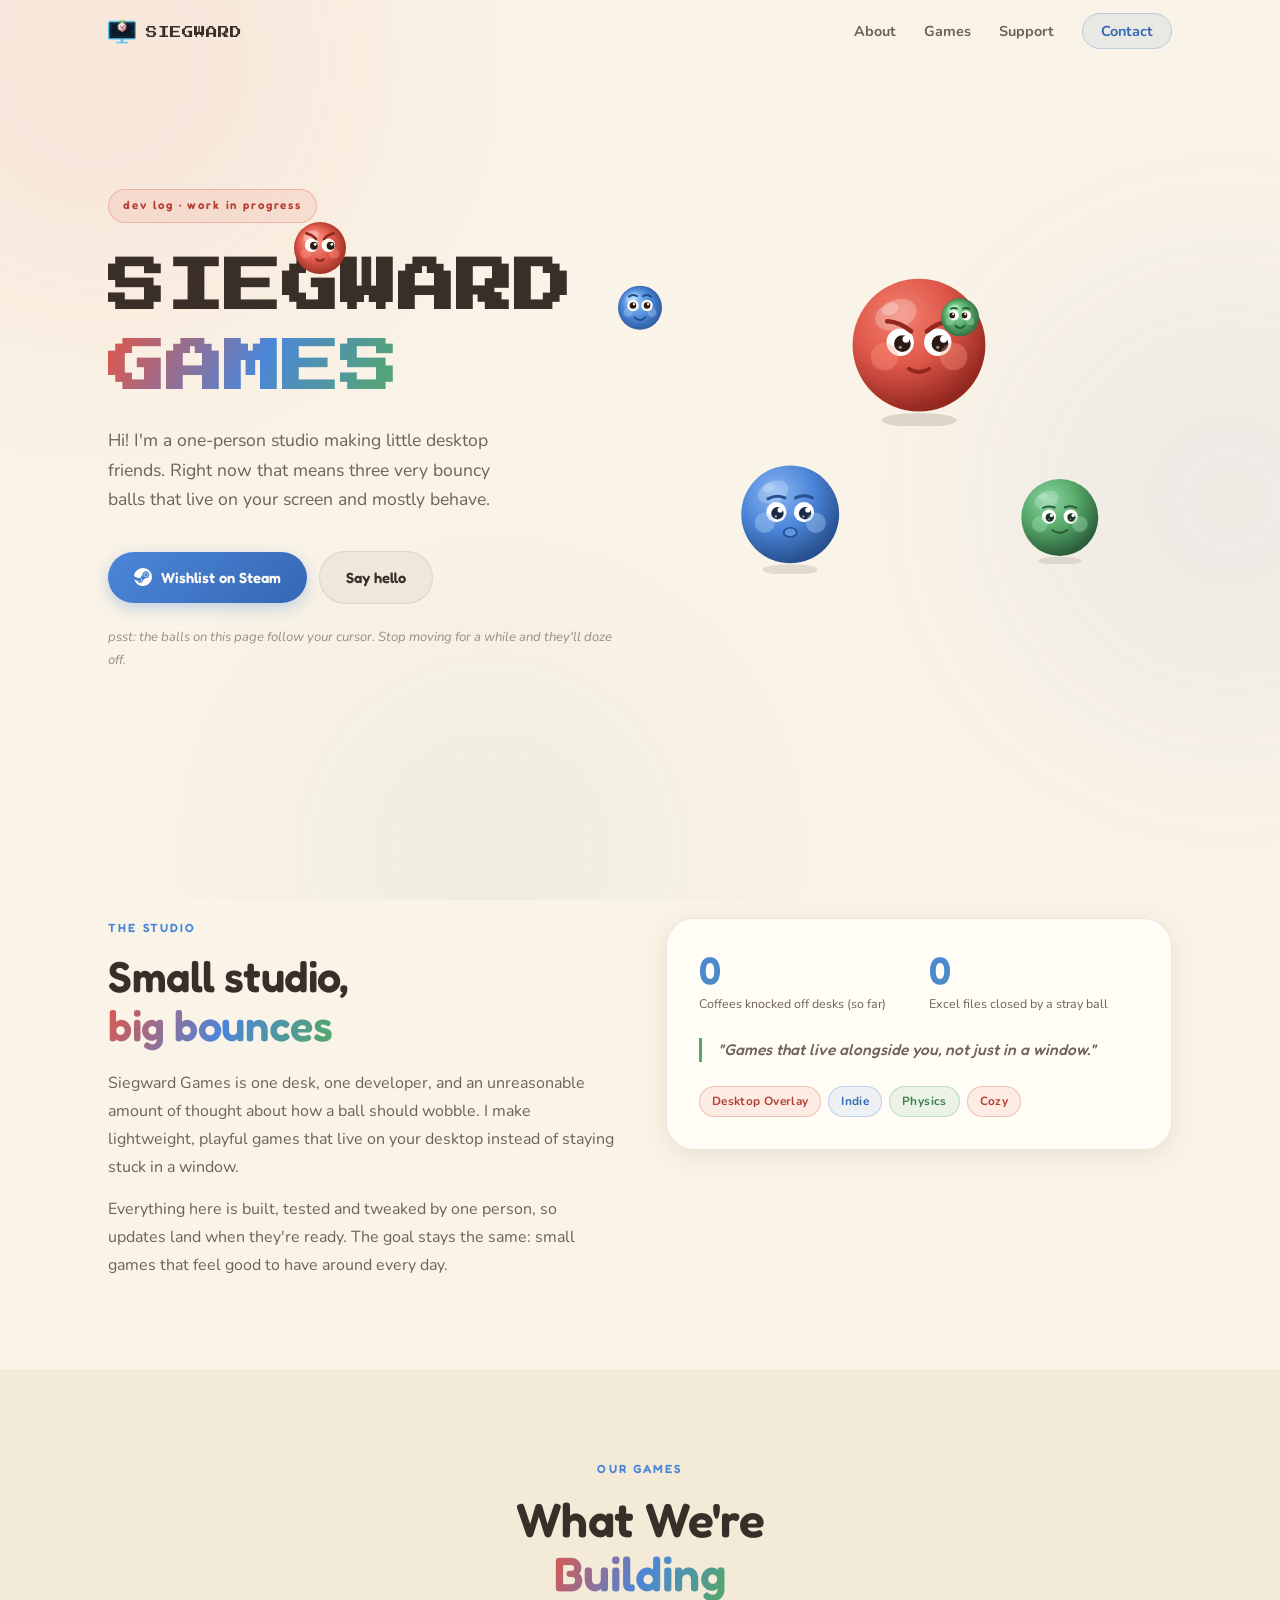
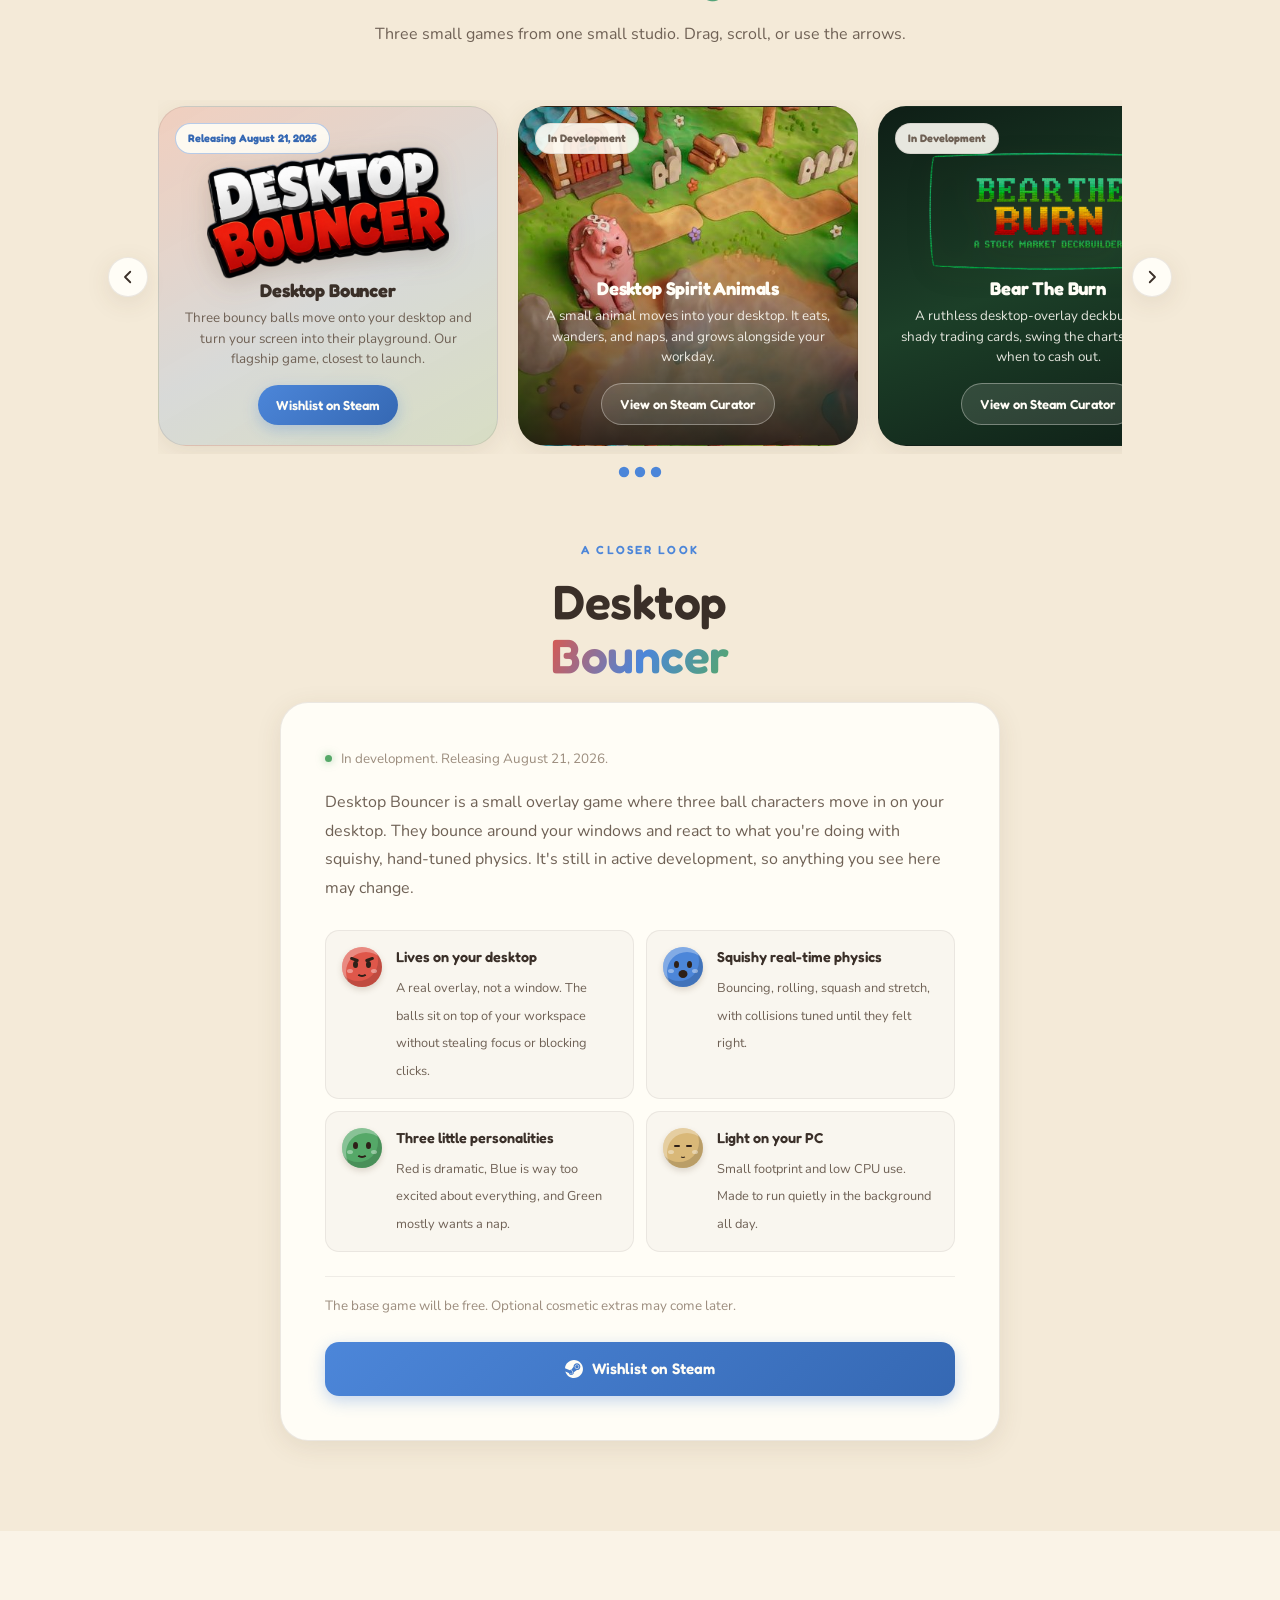
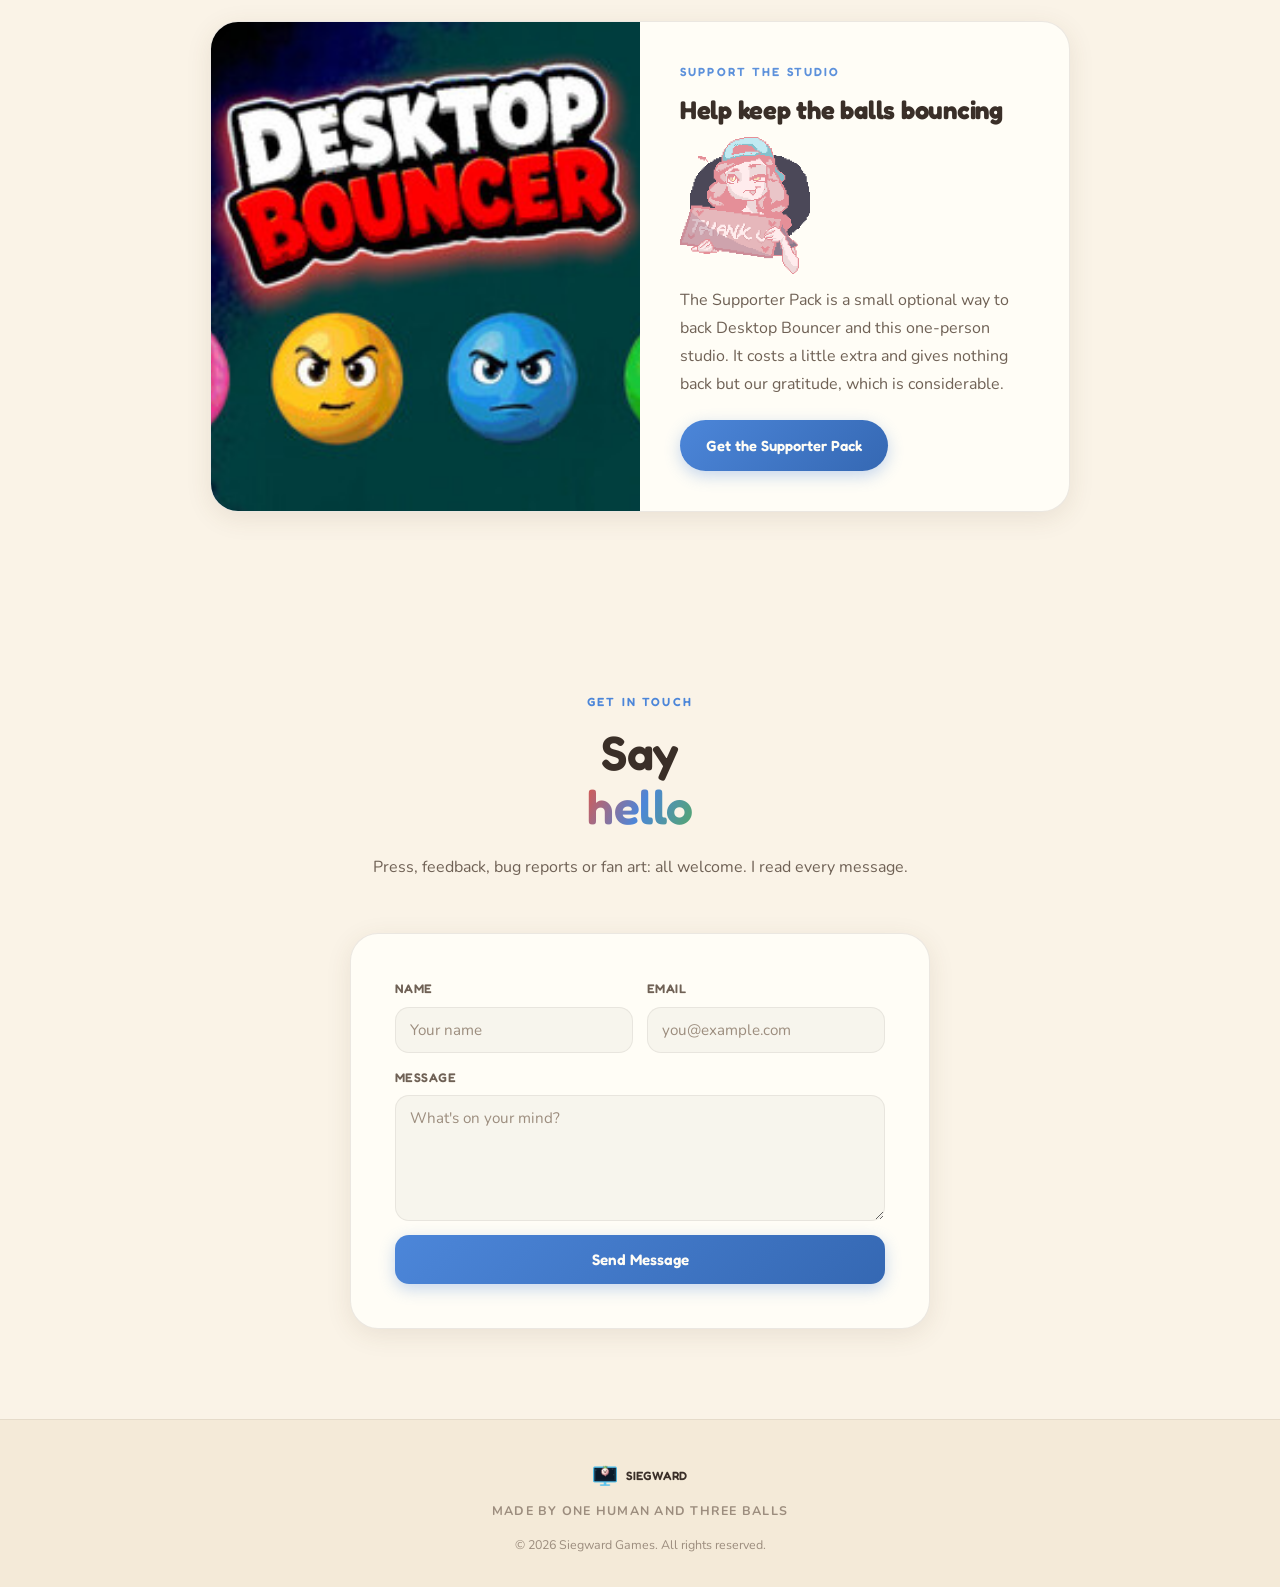
<file: index.html>
<!DOCTYPE html>
<html lang="en">
<head>
  <meta charset="UTF-8" />
  <meta name="viewport" content="width=device-width, initial-scale=1.0" />
  <title>Siegward Games</title>
  <meta name="description" content="Siegward Games is a one-person indie studio making Desktop Bouncer, a desktop overlay game where cute bouncing balls live on your screen. Wishlist on Steam." />

  <link rel="icon" type="image/png" href="./assets/logo-mark.png" />
  <link rel="preconnect" href="https://fonts.googleapis.com" />
  <link rel="preconnect" href="https://fonts.gstatic.com" crossorigin />
  <link href="https://fonts.googleapis.com/css2?family=Fredoka:wght@500;600;700&family=Nunito:wght@400;600;700;800&family=Press+Start+2P&display=swap" rel="stylesheet" />

  <link rel="stylesheet" href="style.css" />
</head>
<body>

  <div class="bg-soft" aria-hidden="true">
    <div class="bg-blob bg-blob-1"></div>
    <div class="bg-blob bg-blob-2"></div>
    <div class="bg-blob bg-blob-3"></div>
  </div>

  <!-- Interactive ball characters, see script.js -->
  <canvas id="ballCanvas" aria-hidden="true"></canvas>

  <!-- Nav -->
  <nav class="nav" id="nav" role="navigation" aria-label="Main navigation">
    <div class="nav-inner">

      <a href="#hero" class="nav-logo" aria-label="Siegward Games home">
        <img class="logo-mark" src="assets/logo-mark.png" alt="" width="28" height="28" />
        <span class="logo-text pixel-word">Siegward</span>
      </a>

      <ul class="nav-links" role="list">
        <li><a href="#about">About</a></li>
        <li><a href="#game">Games</a></li>
        <li><a href="#support">Support</a></li>
        <li><a href="#contact" class="nav-cta-link">Contact</a></li>
      </ul>

      <button class="nav-hamburger" id="navHamburger" aria-label="Open menu" aria-expanded="false" aria-controls="mobileMenu">
        <span></span>
        <span></span>
        <span></span>
      </button>
    </div>
  </nav>

  <div class="mobile-menu" id="mobileMenu" aria-hidden="true">
    <button class="mobile-menu-close" id="mobileMenuClose" aria-label="Close menu">&times;</button>
    <ul role="list">
      <li><a href="#about">About</a></li>
      <li><a href="#game">Games</a></li>
      <li><a href="#support">Support</a></li>
      <li><a href="#contact">Contact</a></li>
    </ul>
  </div>


  <!-- Hero -->
  <section class="hero" id="hero">
    <div class="hero-content">

      <div class="hero-badge reveal">dev log &middot; work in progress</div>

      <h1 class="hero-title pixel-word reveal rv-d1">Siegward<br><span class="accent-text">Games</span></h1>

      <p class="hero-subtitle reveal rv-d2">
        Hi! I'm a one-person studio making little desktop friends.
        Right now that means three very bouncy balls that live on your screen
        and mostly behave.
      </p>

      <div class="hero-buttons reveal rv-d3">
        <a
          href="https://store.steampowered.com/app/4749880/Desktop_Bouncer/"
          target="_blank"
          rel="noopener noreferrer"
          class="btn btn-primary"
        >
          <svg class="btn-icon" viewBox="0 0 24 24" fill="currentColor" aria-hidden="true">
            <path d="M11.979 0C5.678 0 .511 4.86.022 11.037l6.432 2.658c.545-.371 1.203-.59 1.912-.59.063 0 .125.004.187.008l2.861-4.142V8.91c0-2.495 2.028-4.524 4.524-4.524 2.494 0 4.524 2.031 4.524 4.527s-2.03 4.525-4.524 4.525h-.105l-4.076 2.911c0 .052.004.105.004.159 0 1.875-1.515 3.396-3.39 3.396-1.635 0-3.016-1.173-3.331-2.727L.436 15.27C1.862 20.307 6.486 24 11.979 24c6.627 0 11.999-5.373 11.999-12S18.606 0 11.979 0zM7.54 18.21l-1.473-.61c.262.543.714.999 1.314 1.25 1.297.539 2.793-.076 3.332-1.375.263-.63.264-1.319.005-1.949s-.75-1.121-1.377-1.383c-.624-.26-1.29-.249-1.878-.03l1.523.63c.956.4 1.409 1.5 1.009 2.455-.397.957-1.497 1.41-2.455 1.012H7.54zm11.415-9.303c0-1.662-1.353-3.015-3.015-3.015-1.665 0-3.015 1.353-3.015 3.015 0 1.665 1.35 3.015 3.015 3.015 1.663 0 3.015-1.35 3.015-3.015zm-5.273-.005c0-1.252 1.013-2.266 2.265-2.266 1.249 0 2.266 1.014 2.266 2.266 0 1.251-1.017 2.265-2.266 2.265-1.253 0-2.265-1.014-2.265-2.265z"/>
          </svg>
          Wishlist on Steam
        </a>
        <a href="#contact" class="btn btn-ghost">Say hello</a>
      </div>

      <p class="hero-hint reveal rv-d4">psst: the balls on this page follow your cursor. Stop moving for a while and they'll doze off.</p>

    </div>

    <div class="hero-visual reveal rv-d2" aria-hidden="true">
      <div class="mascot-stage">

        <!-- Red -->
        <div class="m-wrap m1">
          <svg viewBox="0 0 100 108" xmlns="http://www.w3.org/2000/svg" class="mascot-svg">
            <defs>
              <radialGradient id="m1b" cx="36%" cy="28%" r="72%">
                <stop offset="0%"   stop-color="#f28170"/>
                <stop offset="52%"  stop-color="#df574a"/>
                <stop offset="100%" stop-color="#93281f"/>
              </radialGradient>
            </defs>
            <ellipse cx="50" cy="104" rx="26" ry="5" fill="#3a2c22" fill-opacity="0.14"/>
            <circle cx="50" cy="52" r="46" fill="url(#m1b)"/>
            <ellipse cx="34" cy="31" rx="15" ry="10" fill="white" fill-opacity="0.25" transform="rotate(-22 34 31)"/>
            <ellipse cx="30" cy="27" rx="6" ry="4" fill="white" fill-opacity="0.28" transform="rotate(-22 30 27)"/>
            <circle cx="37" cy="50" r="9.5" fill="white"/>
            <circle cx="63" cy="50" r="9.5" fill="white"/>
            <circle cx="38.5" cy="51" r="5.8" fill="#2b1a14"/>
            <circle cx="64.5" cy="51" r="5.8" fill="#2b1a14"/>
            <circle cx="41" cy="48" r="2.4" fill="white"/>
            <circle cx="37" cy="53.5" r="1.1" fill="rgba(255,255,255,0.55)"/>
            <circle cx="67" cy="48" r="2.4" fill="white"/>
            <circle cx="63" cy="53.5" r="1.1" fill="rgba(255,255,255,0.55)"/>
            <path d="M28 35.5 Q37 36 44.5 42.5" stroke="#93281f" stroke-width="3.2" fill="none" stroke-linecap="round"/>
            <path d="M55.5 42.5 Q63 36 72 35.5" stroke="#93281f" stroke-width="3.2" fill="none" stroke-linecap="round"/>
            <circle cx="26" cy="60" r="9.5" fill="#ff9a86" fill-opacity="0.35"/>
            <circle cx="74" cy="60" r="9.5" fill="#ff9a86" fill-opacity="0.35"/>
            <path d="M43 68.5 Q50 73 57 68.5" stroke="#93281f" stroke-width="2.8" fill="none" stroke-linecap="round"/>
          </svg>
        </div>

        <!-- Blue -->
        <div class="m-wrap m2">
          <svg viewBox="0 0 100 108" xmlns="http://www.w3.org/2000/svg" class="mascot-svg">
            <defs>
              <radialGradient id="m2b" cx="36%" cy="28%" r="72%">
                <stop offset="0%"   stop-color="#8ab6f2"/>
                <stop offset="52%"  stop-color="#4c86d9"/>
                <stop offset="100%" stop-color="#27508f"/>
              </radialGradient>
            </defs>
            <ellipse cx="50" cy="104" rx="26" ry="5" fill="#3a2c22" fill-opacity="0.12"/>
            <circle cx="50" cy="52" r="46" fill="url(#m2b)"/>
            <ellipse cx="34" cy="31" rx="15" ry="10" fill="white" fill-opacity="0.22" transform="rotate(-22 34 31)"/>
            <ellipse cx="30" cy="27" rx="6" ry="4" fill="white" fill-opacity="0.24" transform="rotate(-22 30 27)"/>
            <circle cx="37" cy="50" r="9.5" fill="white"/>
            <circle cx="63" cy="50" r="9.5" fill="white"/>
            <circle cx="38" cy="51" r="5.8" fill="#1c2b45"/>
            <circle cx="64" cy="51" r="5.8" fill="#1c2b45"/>
            <circle cx="40.5" cy="48" r="2.4" fill="white"/>
            <circle cx="36.5" cy="54" r="1.1" fill="rgba(255,255,255,0.55)"/>
            <circle cx="66.5" cy="48" r="2.4" fill="white"/>
            <circle cx="62.5" cy="54" r="1.1" fill="rgba(255,255,255,0.55)"/>
            <path d="M29 37.5 Q37 33 45 36.5" stroke="#27508f" stroke-width="2.8" fill="none" stroke-linecap="round"/>
            <path d="M55 36.5 Q63 32.5 71 36.5" stroke="#27508f" stroke-width="2.8" fill="none" stroke-linecap="round"/>
            <circle cx="26" cy="60" r="9.5" fill="#b0d0f7" fill-opacity="0.4"/>
            <circle cx="74" cy="60" r="9.5" fill="#b0d0f7" fill-opacity="0.4"/>
            <ellipse cx="50" cy="69" rx="7" ry="5" fill="#27508f"/>
            <ellipse cx="50" cy="69" rx="5.2" ry="3.6" fill="#5d96e3"/>
          </svg>
        </div>

        <!-- Green -->
        <div class="m-wrap m3">
          <svg viewBox="0 0 100 108" xmlns="http://www.w3.org/2000/svg" class="mascot-svg">
            <defs>
              <radialGradient id="m3b" cx="36%" cy="28%" r="72%">
                <stop offset="0%"   stop-color="#8fd6a5"/>
                <stop offset="52%"  stop-color="#55a868"/>
                <stop offset="100%" stop-color="#2b5e3b"/>
              </radialGradient>
            </defs>
            <ellipse cx="50" cy="104" rx="26" ry="5" fill="#3a2c22" fill-opacity="0.11"/>
            <circle cx="50" cy="52" r="46" fill="url(#m3b)"/>
            <ellipse cx="34" cy="31" rx="15" ry="10" fill="white" fill-opacity="0.2" transform="rotate(-22 34 31)"/>
            <ellipse cx="30" cy="27" rx="6" ry="4" fill="white" fill-opacity="0.22" transform="rotate(-22 30 27)"/>
            <circle cx="37" cy="51" r="8.5" fill="white"/>
            <circle cx="63" cy="51" r="8.5" fill="white"/>
            <circle cx="38" cy="52" r="5" fill="#1d3324"/>
            <circle cx="64" cy="52" r="5" fill="#1d3324"/>
            <circle cx="40" cy="49.5" r="2" fill="white"/>
            <circle cx="37" cy="54" r="0.9" fill="rgba(255,255,255,0.5)"/>
            <circle cx="66" cy="49.5" r="2" fill="white"/>
            <circle cx="63" cy="54" r="0.9" fill="rgba(255,255,255,0.5)"/>
            <path d="M30 40.5 Q37 37.5 44 40" stroke="#2b5e3b" stroke-width="2.5" fill="none" stroke-linecap="round"/>
            <path d="M56 40 Q63 37 70 40.5" stroke="#2b5e3b" stroke-width="2.5" fill="none" stroke-linecap="round"/>
            <circle cx="26" cy="60" r="9.5" fill="#a8e0ba" fill-opacity="0.4"/>
            <circle cx="74" cy="60" r="9.5" fill="#a8e0ba" fill-opacity="0.4"/>
            <path d="M41 67 Q50 74 59 67" stroke="#2b5e3b" stroke-width="2.5" fill="none" stroke-linecap="round"/>
          </svg>
        </div>

      </div>
    </div>
  </section>


  <!-- About -->
  <section class="section" id="about">
    <div class="container">
      <div class="about-grid">

        <div class="about-col-text">
          <p class="eyebrow reveal">The Studio</p>
          <h2 class="section-heading reveal rv-d1">Small studio,<br><span class="accent-text">big bounces</span></h2>
          <p class="body-text reveal rv-d2">
            Siegward Games is one desk, one developer, and an unreasonable
            amount of thought about how a ball should wobble. I make lightweight,
            playful games that live on your desktop instead of staying stuck in
            a window.
          </p>
          <p class="body-text reveal rv-d3">
            Everything here is built, tested and tweaked by one person, so
            updates land when they're ready. The goal stays the same: small
            games that feel good to have around every day.
          </p>
        </div>

        <div class="about-col-card reveal rv-d2">
          <div class="info-card">
            <div class="info-stat-row">
              <div class="info-stat">
                <span class="info-num">0</span>
                <span class="info-label">Coffees knocked off desks (so far)</span>
              </div>
              <div class="info-stat">
                <span class="info-num">0</span>
                <span class="info-label">Excel files closed by a stray ball</span>
              </div>
            </div>
            <blockquote class="studio-quote">
              "Games that live alongside you, not just in a window."
            </blockquote>
            <div class="tag-row">
              <span class="chip">Desktop Overlay</span>
              <span class="chip">Indie</span>
              <span class="chip">Physics</span>
              <span class="chip">Cozy</span>
            </div>
          </div>
        </div>

      </div>
    </div>
  </section>


  <!-- Games -->
  <section class="section section-alt" id="game">
    <div class="container">
      <p class="eyebrow centered reveal">Our Games</p>
      <h2 class="section-heading centered reveal rv-d1">What We're<br><span class="accent-text">Building</span></h2>
      <p class="section-sub reveal rv-d2">Three small games from one small studio. Drag, scroll, or use the arrows.</p>

      <div class="game-slider reveal rv-d2">
        <button type="button" class="slider-arrow slider-arrow-prev" id="sliderPrev" aria-label="Previous game">
          <svg viewBox="0 0 24 24" fill="none" xmlns="http://www.w3.org/2000/svg" aria-hidden="true">
            <path d="M15 5L8 12L15 19" stroke="currentColor" stroke-width="2.4" stroke-linecap="round" stroke-linejoin="round"/>
          </svg>
        </button>

        <div class="slider-track" id="gameSliderTrack">

          <article class="game-slide slide-bouncer">
            <div class="slide-badge slide-badge-soon">Releasing August 21, 2026</div>
            <div class="slide-logo-wrap">
              <img class="slide-logo" src="assets/games/desktop-bouncer-logo.png" alt="Desktop Bouncer" loading="lazy" />
            </div>
            <div class="slide-content">
              <h3>Desktop Bouncer</h3>
              <p>Three bouncy balls move onto your desktop and turn your screen into their playground. Our flagship game, closest to launch.</p>
              <a class="btn btn-primary btn-sm" href="https://store.steampowered.com/app/4749880/Desktop_Bouncer/" target="_blank" rel="noopener noreferrer">Wishlist on Steam</a>
            </div>
          </article>

          <article class="game-slide has-cover" style="--slide-cover: url('assets/games/spirit-animals-hero.jpg');">
            <div class="slide-badge slide-badge-dev">In Development</div>
            <div class="slide-content">
              <h3>Desktop Spirit Animals</h3>
              <p>A small animal moves into your desktop. It eats, wanders, and naps, and grows alongside your workday.</p>
              <a class="btn btn-ghost btn-sm" href="https://store.steampowered.com/curator/46158715" target="_blank" rel="noopener noreferrer">View on Steam Curator</a>
            </div>
          </article>

          <article class="game-slide slide-bear">
            <div class="slide-badge slide-badge-dev">In Development</div>
            <div class="slide-logo-wrap">
              <img class="slide-logo" src="assets/games/bear-the-burn-logo.png" alt="Bear The Burn: A Stock Market Deckbuilder" loading="lazy" />
            </div>
            <div class="slide-content">
              <h3>Bear The Burn</h3>
              <p>A ruthless desktop-overlay deckbuilder. Buy shady trading cards, swing the charts, and decide when to cash out.</p>
              <a class="btn btn-ghost btn-sm" href="https://store.steampowered.com/curator/46158715" target="_blank" rel="noopener noreferrer">View on Steam Curator</a>
            </div>
          </article>

        </div>

        <button type="button" class="slider-arrow slider-arrow-next" id="sliderNext" aria-label="Next game">
          <svg viewBox="0 0 24 24" fill="none" xmlns="http://www.w3.org/2000/svg" aria-hidden="true">
            <path d="M9 5L16 12L9 19" stroke="currentColor" stroke-width="2.4" stroke-linecap="round" stroke-linejoin="round"/>
          </svg>
        </button>
      </div>

      <div class="slider-dots" id="sliderDots" role="tablist" aria-label="Choose a game"></div>

      <p class="eyebrow centered reveal game-detail-eyebrow">A Closer Look</p>
      <h2 class="section-heading centered reveal rv-d1">Desktop<br><span class="accent-text">Bouncer</span></h2>

      <div class="game-card reveal rv-d2">
        <div class="game-top">
          <div class="status-line">
            <span class="status-dot" aria-hidden="true"></span>
            <span>In development. Releasing August 21, 2026.</span>
          </div>
        </div>

        <p class="game-desc">
          Desktop Bouncer is a small overlay game where three ball characters
          move in on your desktop. They bounce around your windows and react to
          what you're doing with squishy, hand-tuned physics. It's still in
          active development, so anything you see here may change.
        </p>

        <div class="feature-grid">
          <div class="feature-tile reveal rv-d1">
            <div class="feature-face face-red" aria-hidden="true"><span class="ff-mouth"></span></div>
            <div>
              <strong>Lives on your desktop</strong>
              <span>A real overlay, not a window. The balls sit on top of your workspace without stealing focus or blocking clicks.</span>
            </div>
          </div>
          <div class="feature-tile reveal rv-d2">
            <div class="feature-face face-blue" aria-hidden="true"><span class="ff-mouth ff-mouth-open"></span></div>
            <div>
              <strong>Squishy real-time physics</strong>
              <span>Bouncing, rolling, squash and stretch, with collisions tuned until they felt right.</span>
            </div>
          </div>
          <div class="feature-tile reveal rv-d3">
            <div class="feature-face face-green" aria-hidden="true"><span class="ff-mouth"></span></div>
            <div>
              <strong>Three little personalities</strong>
              <span>Red is dramatic, Blue is way too excited about everything, and Green mostly wants a nap.</span>
            </div>
          </div>
          <div class="feature-tile reveal rv-d4">
            <div class="feature-face face-sleepy" aria-hidden="true"><span class="ff-mouth ff-mouth-tiny"></span></div>
            <div>
              <strong>Light on your PC</strong>
              <span>Small footprint and low CPU use. Made to run quietly in the background all day.</span>
            </div>
          </div>
        </div>

        <p class="game-footnote">
          The base game will be free. Optional cosmetic extras may come later.
        </p>

        <div class="game-cta">
          <a
            href="https://store.steampowered.com/app/4749880/Desktop_Bouncer/"
            target="_blank"
            rel="noopener noreferrer"
            class="btn btn-primary"
          >
            <svg class="btn-icon" viewBox="0 0 24 24" fill="currentColor" aria-hidden="true">
              <path d="M11.979 0C5.678 0 .511 4.86.022 11.037l6.432 2.658c.545-.371 1.203-.59 1.912-.59.063 0 .125.004.187.008l2.861-4.142V8.91c0-2.495 2.028-4.524 4.524-4.524 2.494 0 4.524 2.031 4.524 4.527s-2.03 4.525-4.524 4.525h-.105l-4.076 2.911c0 .052.004.105.004.159 0 1.875-1.515 3.396-3.39 3.396-1.635 0-3.016-1.173-3.331-2.727L.436 15.27C1.862 20.307 6.486 24 11.979 24c6.627 0 11.999-5.373 11.999-12S18.606 0 11.979 0zM7.54 18.21l-1.473-.61c.262.543.714.999 1.314 1.25 1.297.539 2.793-.076 3.332-1.375.263-.63.264-1.319.005-1.949s-.75-1.121-1.377-1.383c-.624-.26-1.29-.249-1.878-.03l1.523.63c.956.4 1.409 1.5 1.009 2.455-.397.957-1.497 1.41-2.455 1.012H7.54zm11.415-9.303c0-1.662-1.353-3.015-3.015-3.015-1.665 0-3.015 1.353-3.015 3.015 0 1.665 1.35 3.015 3.015 3.015 1.663 0 3.015-1.35 3.015-3.015zm-5.273-.005c0-1.252 1.013-2.266 2.265-2.266 1.249 0 2.266 1.014 2.266 2.266 0 1.251-1.017 2.265-2.266 2.265-1.253 0-2.265-1.014-2.265-2.265z"/>
            </svg>
            Wishlist on Steam
          </a>
        </div>
      </div>
    </div>
  </section>


  <!-- Supporter Pack -->
  <section class="section" id="support">
    <div class="container">
      <div class="support-card reveal">
        <img class="support-banner" src="assets/games/desktop-bouncer-supporter.jpg" alt="Desktop Bouncer Supporter Pack" loading="lazy" />
        <div class="support-body">
          <p class="eyebrow">Support The Studio</p>
          <div class="support-heading-row">
            <h2 class="support-heading">Help keep the balls bouncing</h2>
            <img class="support-thanks" src="assets/games/thanks.gif" alt="A pixel-art character holding a thank-you sign" loading="lazy" />
          </div>
          <p class="body-text">
            The Supporter Pack is a small optional way to back Desktop Bouncer and this one-person studio.
            It costs a little extra and gives nothing back but our gratitude, which is considerable.
          </p>
          <a
            class="btn btn-primary"
            href="https://store.steampowered.com/app/4871310/Desktop_Bouncer__Supporter_Pack/?beta=0"
            target="_blank"
            rel="noopener noreferrer"
          >
            Get the Supporter Pack
          </a>
        </div>
      </div>
    </div>
  </section>


  <!-- Contact -->
  <section class="section" id="contact">
    <div class="container">
      <p class="eyebrow centered reveal">Get in Touch</p>
      <h2 class="section-heading centered reveal rv-d1">Say<br><span class="accent-text">hello</span></h2>
      <p class="section-sub reveal rv-d2">
        Press, feedback, bug reports or fan art: all welcome. I read every message.
      </p>

      <div class="form-wrapper reveal rv-d3">
        <!-- Web3Forms contact form, async submit in script.js -->
        <form
          class="contact-form"
          id="contactForm"
          action="https://api.web3forms.com/submit"
          method="POST"
          novalidate
        >
          <input type="hidden" name="access_key" value="656a9566-f5fe-489d-9a36-1c3d3cce19a7" />
          <input type="hidden" name="subject" value="New message from siegwardgames site" />
          <input type="hidden" name="redirect" value="false" />

          <!-- Honeypot -->
          <input
            type="checkbox"
            name="botcheck"
            id="botcheck"
            style="display:none;"
            tabindex="-1"
            autocomplete="off"
          />

          <div class="form-row">
            <div class="form-group">
              <label for="contactName">Name</label>
              <input type="text"  id="contactName"  name="name"  placeholder="Your name"       required autocomplete="name" />
            </div>
            <div class="form-group">
              <label for="contactEmail">Email</label>
              <input type="email" id="contactEmail" name="email" placeholder="you@example.com" required autocomplete="email" />
            </div>
          </div>

          <div class="form-group">
            <label for="contactMessage">Message</label>
            <textarea id="contactMessage" name="message" rows="5" placeholder="What's on your mind?" required></textarea>
          </div>

          <div class="form-feedback" id="formFeedback" role="alert" aria-live="polite"></div>

          <button type="submit" class="btn btn-primary btn-submit" id="submitBtn">
            <span class="btn-label">Send Message</span>
            <span class="btn-spinner" aria-hidden="true"></span>
          </button>

        </form>
      </div>
    </div>
  </section>


  <!-- Footer -->
  <footer class="footer">
    <div class="container">
      <div class="footer-inner">

        <div class="footer-brand">
          <img class="logo-mark logo-mark-sm" src="assets/logo-mark.png" alt="" width="24" height="24" />
          <span class="footer-name pixel-word">Siegward</span>
        </div>

        <p class="footer-sub">Made by one human and three balls</p>
        <p class="footer-copy">&copy; <span id="copyrightYear"></span> Siegward Games. All rights reserved.</p>

      </div>
    </div>
  </footer>

  <script src="script.js"></script>
</body>
</html>
</file>
<file: style.css>
/* Siegward Games - stylesheet */


/* ----------------------------------------------------------------
   1. CUSTOM PROPERTIES
   ---------------------------------------------------------------- */
:root {
  /* Backgrounds */
  --bg:       #faf3e7;
  --bg-1:     #f4ead8;
  --bg-card:  #fffdf6;

  /* Character colors */
  --red:        #df574a;
  --red-deep:   #b83e33;
  --blue:       #4c86d9;
  --blue-deep:  #3568b3;
  --green:      #55a868;
  --green-deep: #3d7f4e;

  /* Text */
  --text-hi:  #3a2f28;
  --text-mid: #6f6155;
  --text-lo:  #9c8d7e;

  /* Borders */
  --border:        rgba(58, 47, 40, 0.1);
  --border-subtle: rgba(58, 47, 40, 0.08);

  /* Shadows */
  --shadow-card: 0 6px 26px rgba(90, 66, 40, 0.1);
  --shadow-btn:  0 5px 16px rgba(76, 134, 217, 0.32);
  --glow-hover:  0 10px 34px rgba(90, 66, 40, 0.14);

  /* Typography */
  --ff-head:  'Fredoka', system-ui, sans-serif;
  --ff-body:  'Nunito', system-ui, sans-serif;
  --ff-pixel: 'Press Start 2P', var(--ff-head);

  /* Spacing */
  --max-w:    1120px;
  --sec-py:   90px;
  --card-p:   32px;

  /* Radii */
  --r-sm:  8px;
  --r-md:  14px;
  --r-lg:  22px;
  --r-xl:  28px;
  --r-pill: 999px;

  /* Easing */
  --ease:        cubic-bezier(0.4, 0, 0.2, 1);
  --ease-spring: cubic-bezier(0.34, 1.52, 0.64, 1);
}


/* ----------------------------------------------------------------
   2. RESET
   ---------------------------------------------------------------- */
*, *::before, *::after {
  box-sizing: border-box;
  margin: 0;
  padding: 0;
}

html {
  scroll-behavior: smooth;
  font-size: 16px;
  /* prevent horizontal scroll from any source */
  overflow-x: hidden;
}

body {
  background-color: var(--bg);
  color: var(--text-hi);
  font-family: var(--ff-body);
  line-height: 1.72;
  -webkit-font-smoothing: antialiased;
  -moz-osx-font-smoothing: grayscale;
  overflow-x: hidden;
}

img    { max-width: 100%; display: block; }
a      { color: inherit; text-decoration: none; }
ul     { list-style: none; }
button { cursor: pointer; font-family: inherit; }

::selection {
  background: rgba(76, 134, 217, .25);
}

/* Warm scrollbar */
::-webkit-scrollbar             { width: 8px; }
::-webkit-scrollbar-track       { background: var(--bg-1); }
::-webkit-scrollbar-thumb       { background: #d9c6a8; border-radius: 4px; }
::-webkit-scrollbar-thumb:hover { background: #c4ad8a; }

/* Focus ring */
:focus-visible {
  outline: 2px solid var(--blue);
  outline-offset: 3px;
  border-radius: var(--r-sm);
}


/* ----------------------------------------------------------------
   3. TYPOGRAPHY
   ---------------------------------------------------------------- */
h1, h2, h3, h4 {
  font-family: var(--ff-head);
  font-weight: 600;
  line-height: 1.12;
  letter-spacing: -0.01em;
}

.accent-text {
  background: linear-gradient(115deg, var(--red) 0%, var(--blue) 52%, var(--green) 100%);
  -webkit-background-clip: text;
  -webkit-text-fill-color: transparent;
  background-clip: text;
}

/* Pixel wordmark, used for the studio name */
.pixel-word {
  font-family: var(--ff-pixel);
  text-transform: uppercase;
  letter-spacing: 0;
}

.body-text {
  color: var(--text-mid);
  font-size: 1rem;
  line-height: 1.75;
}

.eyebrow {
  font-family: var(--ff-head);
  font-size: .74rem;
  font-weight: 600;
  letter-spacing: .18em;
  text-transform: uppercase;
  color: var(--blue);
  margin-bottom: 14px;
  opacity: .9;
}
.eyebrow.centered { text-align: center; }

.section-heading {
  font-size: clamp(1.9rem, 4.2vw, 3rem);
  margin-bottom: 20px;
}
.section-heading.centered { text-align: center; }

.section-sub {
  text-align: center;
  color: var(--text-mid);
  font-size: 1rem;
  max-width: 540px;
  margin: 0 auto 52px;
  line-height: 1.72;
}


/* ----------------------------------------------------------------
   4. LAYOUT
   ---------------------------------------------------------------- */
.container {
  max-width: var(--max-w);
  margin: 0 auto;
  padding: 0 clamp(16px, 4vw, 28px);
  width: 100%;
}

.section     { padding: var(--sec-py) 0; }
.section-alt { background: var(--bg-1); }


/* ----------------------------------------------------------------
   5. BACKGROUND BLOBS
   ---------------------------------------------------------------- */
.bg-soft {
  position: fixed;
  inset: 0;
  z-index: -2;
  pointer-events: none;
  overflow: hidden;
}

.bg-blob {
  position: absolute;
  border-radius: 50%;
  filter: blur(110px);
}

.bg-blob-1 {
  width: 560px;
  height: 560px;
  background: var(--red);
  opacity: .07;
  top: -220px;
  left: -180px;
  animation: blobDrift 22s var(--ease) infinite alternate;
}

.bg-blob-2 {
  width: 460px;
  height: 460px;
  background: var(--blue);
  opacity: .07;
  top: 30%;
  right: -180px;
  animation: blobDrift 27s var(--ease) infinite alternate-reverse;
}

.bg-blob-3 {
  width: 420px;
  height: 420px;
  background: var(--green);
  opacity: .06;
  bottom: -160px;
  left: 22%;
  animation: blobDrift 24s var(--ease) 4s infinite alternate;
}

@keyframes blobDrift {
  from { transform: translate(0, 0) scale(1); }
  to   { transform: translate(30px, -26px) scale(1.06); }
}


/* ----------------------------------------------------------------
   5b. BALL CANVAS
   ---------------------------------------------------------------- */
#ballCanvas {
  position: fixed;
  inset: 0;
  width: 100%;
  height: 100%;
  z-index: 120; /* above content, below nav */
  pointer-events: none;
}


/* ----------------------------------------------------------------
   6. NAVIGATION
   ---------------------------------------------------------------- */
.nav {
  position: fixed;
  inset: 0 0 auto 0;
  z-index: 200;
  padding: 18px 0;
  transition: padding .3s var(--ease),
              background .3s var(--ease),
              border-color .3s var(--ease);
}

.nav.is-scrolled {
  background: rgba(250, 243, 231, .86);
  backdrop-filter: blur(20px);
  -webkit-backdrop-filter: blur(20px);
  border-bottom: 1px solid var(--border-subtle);
  padding: 12px 0;
}

.nav-inner {
  max-width: var(--max-w);
  margin: 0 auto;
  padding: 0 clamp(16px, 4vw, 28px);
  display: flex;
  align-items: center;
  justify-content: space-between;
  gap: 24px;
}

/* Logo */
.nav-logo {
  display: flex;
  align-items: center;
  gap: 10px;
  font-size: .85rem;
  color: var(--text-hi);
  transition: opacity .2s;
  flex-shrink: 0;
}
.nav-logo:hover { opacity: .75; }
.nav-logo .logo-text { margin-top: 2px; }

.logo-mark {
  width: 28px;
  height: 28px;
  object-fit: contain;
  flex-shrink: 0;
}

.logo-mark-sm {
  width: 24px;
  height: 24px;
}

.nav-logo .pixel-word {
  font-size: .72rem;
}

/* Nav links */
.nav-links {
  display: flex;
  align-items: center;
  gap: 28px;
}

.nav-links a {
  font-size: .9rem;
  font-weight: 700;
  color: var(--text-mid);
  transition: color .2s;
}
.nav-links a:hover { color: var(--text-hi); }

.nav-cta-link {
  background: rgba(76, 134, 217, .1) !important;
  border: 1px solid rgba(76, 134, 217, .3) !important;
  color: var(--blue-deep) !important;
  padding: 7px 18px;
  border-radius: var(--r-pill);
  transition: background .25s, border-color .25s, box-shadow .25s !important;
}
.nav-cta-link:hover {
  background: rgba(76, 134, 217, .18) !important;
  border-color: var(--blue) !important;
  box-shadow: 0 0 16px rgba(76, 134, 217, .25) !important;
}

/* Hamburger */
.nav-hamburger {
  display: none;
  flex-direction: column;
  gap: 5px;
  background: none;
  border: none;
  padding: 5px;
  flex-shrink: 0;
}
.nav-hamburger span {
  display: block;
  width: 22px;
  height: 2px;
  background: var(--text-hi);
  border-radius: 2px;
  transition: transform .3s var(--ease), opacity .3s;
}
.nav-hamburger.is-open span:nth-child(1) { transform: translateY(7px) rotate(45deg); }
.nav-hamburger.is-open span:nth-child(2) { opacity: 0; }
.nav-hamburger.is-open span:nth-child(3) { transform: translateY(-7px) rotate(-45deg); }

/* Mobile menu */
.mobile-menu {
  position: fixed;
  inset: 0;
  z-index: 190;
  background: rgba(250, 243, 231, .97);
  backdrop-filter: blur(20px);
  -webkit-backdrop-filter: blur(20px);
  display: flex;
  flex-direction: column;
  align-items: center;
  justify-content: center;
  gap: 8px;
  opacity: 0;
  pointer-events: none;
  transform: scale(1.03);
  transition: opacity .3s var(--ease), transform .3s var(--ease);
}
.mobile-menu.is-open {
  opacity: 1;
  pointer-events: all;
  transform: scale(1);
}
.mobile-menu ul { display: flex; flex-direction: column; align-items: center; gap: 4px; }
.mobile-menu a {
  font-family: var(--ff-head);
  font-size: clamp(1.5rem, 6vw, 2rem);
  font-weight: 600;
  color: var(--text-mid);
  padding: 10px 24px;
  transition: color .2s;
}
.mobile-menu a:hover { color: var(--blue-deep); }

.mobile-menu-close {
  position: absolute;
  top: 20px;
  right: clamp(16px, 4vw, 28px);
  background: none;
  border: none;
  color: var(--text-mid);
  font-size: 2rem;
  line-height: 1;
  transition: color .2s;
}
.mobile-menu-close:hover { color: var(--text-hi); }


/* ----------------------------------------------------------------
   7. BUTTONS
   ---------------------------------------------------------------- */
.btn {
  display: inline-flex;
  align-items: center;
  justify-content: center;
  gap: 9px;
  padding: 13px 26px;
  border: none;
  border-radius: var(--r-pill);
  font-family: var(--ff-head);
  font-size: .92rem;
  font-weight: 600;
  white-space: nowrap;
  text-decoration: none;
  transition: transform .25s var(--ease-spring),
              box-shadow .25s var(--ease),
              background .2s;
}
.btn:active { transform: scale(.97) !important; }

.btn-primary {
  background: linear-gradient(135deg, var(--blue) 0%, var(--blue-deep) 100%);
  color: #fffdf6;
  box-shadow: var(--shadow-btn);
}
.btn-primary:hover {
  transform: translateY(-2px);
  box-shadow: 0 8px 26px rgba(76, 134, 217, .45);
}

.btn-ghost {
  background: rgba(58, 47, 40, .05);
  color: var(--text-hi);
  border: 1px solid var(--border);
}
.btn-ghost:hover {
  background: rgba(58, 47, 40, .09);
  border-color: rgba(58, 47, 40, .18);
  transform: translateY(-2px);
}

.btn-icon {
  width: 18px;
  height: 18px;
  flex-shrink: 0;
}

.btn-sm {
  padding: 9px 18px;
  font-size: .82rem;
}

/* Submit button */
.btn-submit {
  width: 100%;
  border-radius: var(--r-md);
  padding: 15px 24px;
  font-size: .95rem;
}
.btn-submit:disabled {
  opacity: .65;
  pointer-events: none;
}

.btn-spinner {
  display: none;
  width: 17px;
  height: 17px;
  border: 2px solid rgba(255,255,255,.35);
  border-top-color: #fff;
  border-radius: 50%;
  animation: spin .7s linear infinite;
}
.btn-submit.is-loading .btn-label   { display: none; }
.btn-submit.is-loading .btn-spinner { display: block; }

@keyframes spin { to { transform: rotate(360deg); } }


/* ----------------------------------------------------------------
   8. HERO
   ---------------------------------------------------------------- */
.hero {
  display: grid;
  grid-template-columns: 1fr 1fr;
  align-items: center;
  gap: 52px;
  max-width: var(--max-w);
  margin: 0 auto;
  padding: clamp(96px, 15vw, 128px) clamp(16px, 4vw, 28px) clamp(64px, 10vw, 96px);
  min-height: 92vh;
}

/* LEFT - text content */
.hero-content {
  display: flex;
  flex-direction: column;
  align-items: flex-start;
}

.hero-badge {
  display: inline-flex;
  align-items: center;
  background: rgba(223, 87, 74, .1);
  border: 1px solid rgba(223, 87, 74, .3);
  color: var(--red-deep);
  font-family: var(--ff-head);
  font-size: .72rem;
  font-weight: 600;
  letter-spacing: .16em;
  padding: 6px 14px;
  border-radius: var(--r-pill);
  margin-bottom: 24px;
  width: fit-content;
}

.hero-title {
  font-size: clamp(2rem, 5.4vw, 3.6rem);
  line-height: 1.4;
  letter-spacing: 0;
  margin-bottom: 18px;
}

.hero-subtitle {
  font-size: clamp(.95rem, 2vw, 1.1rem);
  color: var(--text-mid);
  max-width: 420px;
  margin-bottom: 36px;
  line-height: 1.68;
}

.hero-buttons {
  display: flex;
  align-items: center;
  flex-wrap: wrap;
  gap: 12px;
}

.hero-hint {
  margin-top: 22px;
  font-size: .82rem;
  font-style: italic;
  color: var(--text-lo);
}

/* RIGHT - mascot stage */
.hero-visual {
  display: flex;
  justify-content: center;
  align-items: center;
}

.mascot-stage {
  position: relative;
  width: min(380px, 100%);
  height: clamp(240px, 50vw, 320px);
}

.m-wrap {
  position: absolute;
}

/* Ball 1 - big red, center-top */
.m1 {
  width: clamp(110px, 38%, 148px);
  top: 0;
  left: 50%;
  transform: translateX(-50%);
  z-index: 3;
  animation: bounce1 2.3s ease-in-out infinite;
  transform-origin: center bottom;
}

/* Ball 2 - blue, lower-left */
.m2 {
  width: clamp(80px, 28%, 108px);
  bottom: clamp(10px, 5%, 20px);
  left: 2%;
  z-index: 2;
  animation: bounce2 2s ease-in-out .35s infinite;
  transform-origin: center bottom;
}

/* Ball 3 - green, lower-right */
.m3 {
  width: clamp(64px, 22%, 88px);
  bottom: clamp(16px, 8%, 28px);
  right: 2%;
  z-index: 1;
  animation: bounce3 2.6s ease-in-out .7s infinite;
  transform-origin: center bottom;
}

.mascot-svg {
  width: 100%;
  height: auto;
  display: block;
}

/* Bounce animations with squash & stretch */
@keyframes bounce1 {
  0%   { transform: translateX(-50%) translateY(0)     scaleX(1)    scaleY(1); }
  42%  { transform: translateX(-50%) translateY(-46px) scaleX(.96)  scaleY(1.04); }
  58%  { transform: translateX(-50%) translateY(0)     scaleX(1.1)  scaleY(.9); }
  72%  { transform: translateX(-50%) translateY(-16px) scaleX(.98)  scaleY(1.02); }
  84%  { transform: translateX(-50%) translateY(0)     scaleX(1.04) scaleY(.96); }
  100% { transform: translateX(-50%) translateY(0)     scaleX(1)    scaleY(1); }
}

@keyframes bounce2 {
  0%   { transform: translateY(0)     scaleX(1)    scaleY(1); }
  40%  { transform: translateY(-38px) scaleX(.96)  scaleY(1.04); }
  56%  { transform: translateY(0)     scaleX(1.09) scaleY(.92); }
  70%  { transform: translateY(-12px) scaleX(.99)  scaleY(1.01); }
  82%  { transform: translateY(0)     scaleX(1.03) scaleY(.97); }
  100% { transform: translateY(0)     scaleX(1)    scaleY(1); }
}

@keyframes bounce3 {
  0%   { transform: translateY(0)     scaleX(1)    scaleY(1); }
  44%  { transform: translateY(-30px) scaleX(.97)  scaleY(1.03); }
  60%  { transform: translateY(0)     scaleX(1.08) scaleY(.92); }
  74%  { transform: translateY(-10px) scaleX(.99)  scaleY(1.01); }
  86%  { transform: translateY(0)     scaleX(1.03) scaleY(.97); }
  100% { transform: translateY(0)     scaleX(1)    scaleY(1); }
}


/* ----------------------------------------------------------------
   9. SHARED CARD STYLE
   ---------------------------------------------------------------- */
.card {
  background: var(--bg-card);
  border: 1px solid var(--border);
  border-radius: var(--r-xl);
  padding: var(--card-p);
  box-shadow: var(--shadow-card);
  transition: border-color .3s var(--ease), box-shadow .3s var(--ease);
}
.card:hover {
  border-color: rgba(76, 134, 217, .3);
  box-shadow: var(--glow-hover);
}

.chip {
  display: inline-block;
  background: rgba(85, 168, 104, .12);
  border: 1px solid rgba(85, 168, 104, .3);
  color: var(--green-deep);
  font-size: .74rem;
  font-weight: 700;
  padding: 4px 12px;
  border-radius: var(--r-pill);
  letter-spacing: .03em;
}
.tag-row .chip:nth-child(3n+1) {
  background: rgba(223, 87, 74, .1);
  border-color: rgba(223, 87, 74, .3);
  color: var(--red-deep);
}
.tag-row .chip:nth-child(3n+2) {
  background: rgba(76, 134, 217, .1);
  border-color: rgba(76, 134, 217, .3);
  color: var(--blue-deep);
}


/* ----------------------------------------------------------------
   10. ABOUT
   ---------------------------------------------------------------- */
.about-grid {
  display: grid;
  grid-template-columns: 1fr 1fr;
  gap: 52px;
  align-items: start;
}

.about-col-text .eyebrow,
.about-col-text .section-heading {
  text-align: left;
}

.about-col-text .section-heading {
  font-size: clamp(1.8rem, 3.8vw, 2.7rem);
}

.about-col-text .body-text + .body-text {
  margin-top: 14px;
}

/* Info card */
.info-card {
  background: var(--bg-card);
  border: 1px solid var(--border);
  border-radius: var(--r-xl);
  padding: var(--card-p);
  box-shadow: var(--shadow-card);
  display: flex;
  flex-direction: column;
  gap: 24px;
  transition: border-color .3s var(--ease), box-shadow .3s var(--ease);
}
.info-card:hover {
  border-color: rgba(76, 134, 217, .3);
  box-shadow: var(--glow-hover);
}

.info-stat-row {
  display: grid;
  grid-template-columns: 1fr 1fr;
  gap: 20px;
}

.info-stat {
  display: flex;
  flex-direction: column;
  gap: 6px;
}

.info-num {
  font-family: var(--ff-head);
  font-size: 2.4rem;
  font-weight: 600;
  line-height: 1;
  background: linear-gradient(128deg, var(--blue), var(--green));
  -webkit-background-clip: text;
  -webkit-text-fill-color: transparent;
  background-clip: text;
}

.info-label {
  font-size: .78rem;
  color: var(--text-mid);
  line-height: 1.5;
}

.studio-quote {
  font-family: var(--ff-head);
  font-style: italic;
  font-size: .97rem;
  font-weight: 500;
  color: var(--text-mid);
  line-height: 1.55;
  border-left: 3px solid var(--green);
  padding-left: 16px;
  margin: 0;
}

.tag-row {
  display: flex;
  flex-wrap: wrap;
  gap: 7px;
}


/* ----------------------------------------------------------------
   11. CURRENT GAME
   ---------------------------------------------------------------- */
.game-card {
  max-width: 720px;
  margin: 0 auto;
  background: var(--bg-card);
  border: 1px solid var(--border);
  border-radius: var(--r-xl);
  padding: clamp(24px, 5vw, 44px);
  box-shadow: var(--shadow-card);
}

.game-top {
  margin-bottom: 18px;
}

.status-line {
  display: flex;
  align-items: center;
  gap: 9px;
  color: var(--text-lo);
  font-size: .84rem;
}

.status-dot {
  width: 7px;
  height: 7px;
  background: var(--green);
  border-radius: 50%;
  flex-shrink: 0;
  box-shadow: 0 0 8px rgba(85, 168, 104, .6);
  animation: dotPulse 2.2s var(--ease) infinite;
}

@keyframes dotPulse {
  0%, 100% { opacity: 1; }
  50%       { opacity: .55; box-shadow: 0 0 16px rgba(85, 168, 104, .25); }
}

.game-desc {
  color: var(--text-mid);
  font-size: 1rem;
  line-height: 1.78;
  margin-bottom: 28px;
}

/* Feature tiles */
.feature-grid {
  display: grid;
  grid-template-columns: 1fr 1fr;
  gap: 12px;
  margin-bottom: 24px;
}

.feature-tile {
  display: flex;
  align-items: flex-start;
  gap: 14px;
  background: rgba(58, 47, 40, .03);
  border: 1px solid var(--border-subtle);
  border-radius: var(--r-md);
  padding: 14px 16px;
  transition: background .25s, border-color .25s, transform .25s var(--ease-spring);
}
.feature-tile:hover {
  background: rgba(76, 134, 217, .06);
  border-color: rgba(76, 134, 217, .22);
  transform: translateY(-2px);
}
.feature-tile:hover .feature-face {
  transform: scale(1.12) rotate(-6deg);
}

/* Feature tile ball faces */
.feature-face {
  position: relative;
  width: 40px;
  height: 40px;
  border-radius: 50%;
  flex-shrink: 0;
  margin-top: 2px;
  box-shadow: inset -4px -6px 0 rgba(0, 0, 0, .14),
              inset 4px 5px 0 rgba(255, 255, 255, .3),
              0 3px 6px rgba(90, 66, 40, .18);
  transition: transform .3s var(--ease-spring);
}

/* Eyes (second one via box-shadow) */
.feature-face::before {
  content: "";
  position: absolute;
  top: 14px;
  left: 11px;
  width: 5px;
  height: 7px;
  border-radius: 50%;
  background: #2e2018;
  box-shadow: 13px 0 0 #2e2018;
}

/* Blush */
.feature-face::after {
  content: "";
  position: absolute;
  top: 22px;
  left: 5px;
  width: 6px;
  height: 4px;
  border-radius: 50%;
  background: rgba(255, 255, 255, .38);
  box-shadow: 24px 0 0 rgba(255, 255, 255, .38);
}

/* Mouth */
.ff-mouth {
  position: absolute;
  top: 24px;
  left: 50%;
  transform: translateX(-50%);
  width: 12px;
  height: 6px;
  border: 2px solid #2e2018;
  border-top: none;
  border-left-color: transparent;
  border-right-color: transparent;
  border-radius: 0 0 12px 12px;
}

.ff-mouth-open {
  width: 9px;
  height: 8px;
  border: none;
  border-radius: 50%;
  background: #2e2018;
  top: 23px;
}

.ff-mouth-tiny {
  width: 6px;
  height: 4px;
  border-width: 1.5px;
  top: 26px;
}

.face-red   { background: var(--red); }

/* Angry brows for the red face */
.face-red .ff-mouth::before,
.face-red .ff-mouth::after {
  content: "";
  position: absolute;
  top: -13px;
  width: 9px;
  height: 2.5px;
  border-radius: 2px;
  background: #2e2018;
}
.face-red .ff-mouth::before { left: -8px;  transform: rotate(20deg); }
.face-red .ff-mouth::after  { right: -8px; transform: rotate(-20deg); }
.face-blue  { background: var(--blue); }
.face-green { background: var(--green); }
.face-sleepy { background: #d9b878; }

/* Sleepy face: closed eyes */
.face-sleepy::before {
  height: 2px;
  border-radius: 2px;
  top: 17px;
  width: 6px;
  box-shadow: 12px 0 0 #2e2018;
}

.feature-tile strong {
  display: block;
  font-family: var(--ff-head);
  font-size: .9rem;
  font-weight: 600;
  color: var(--text-hi);
  margin-bottom: 4px;
}

.feature-tile span {
  font-size: .8rem;
  color: var(--text-mid);
  line-height: 1.5;
}

.game-footnote {
  font-size: .84rem;
  color: var(--text-lo);
  border-top: 1px solid var(--border-subtle);
  padding-top: 18px;
  margin-bottom: 24px;
  line-height: 1.65;
}

.game-cta {
  display: flex;
}
.game-cta .btn {
  flex: 1;
  border-radius: var(--r-md);
  padding: 14px 24px;
  font-size: .95rem;
}

.game-detail-eyebrow {
  margin-top: 64px;
}


/* ----------------------------------------------------------------
   11b. GAME SLIDER
   ---------------------------------------------------------------- */
.game-slider {
  position: relative;
  display: flex;
  align-items: center;
  gap: 10px;
  margin-bottom: 14px;
}

.slider-track {
  display: flex;
  gap: 20px;
  overflow-x: auto;
  scroll-snap-type: x mandatory;
  scroll-behavior: smooth;
  padding: 6px 4px 8px;
  flex: 1;
  min-width: 0;
  scrollbar-width: none;
}
.slider-track::-webkit-scrollbar { display: none; }

.game-slide {
  position: relative;
  flex: 0 0 min(340px, 82vw);
  aspect-ratio: 1 / 1;
  border-radius: var(--r-xl);
  overflow: hidden;
  scroll-snap-align: start;
  background: var(--bg-card);
  border: 1px solid var(--border);
  box-shadow: var(--shadow-card);
  display: flex;
  flex-direction: column;
  justify-content: flex-end;
  transition: transform .3s var(--ease), box-shadow .3s var(--ease);
}
.game-slide:hover {
  transform: translateY(-4px);
  box-shadow: var(--glow-hover), var(--shadow-card);
}

.game-slide.has-cover {
  background-image: linear-gradient(180deg, rgba(42, 32, 24, 0) 34%, rgba(28, 20, 14, .88) 100%), var(--slide-cover);
  background-size: cover;
  background-position: center;
}

/* Logo-on-gradient slides (no clean screenshot art available) */
.game-slide.slide-bouncer,
.game-slide.slide-bear {
  justify-content: flex-start;
}
.game-slide.slide-bouncer {
  background: linear-gradient(150deg, rgba(223, 87, 74, .18), rgba(76, 134, 217, .16) 55%, rgba(85, 168, 104, .18));
}
.game-slide.slide-bear {
  background: linear-gradient(160deg, #0e1e16 0%, #1c3f28 50%, #0e1e16 100%);
}

.slide-logo-wrap {
  flex: 1 1 auto;
  min-height: 0;
  display: flex;
  align-items: center;
  justify-content: center;
  padding: 36px 26px 0;
}

.slide-logo {
  max-width: 100%;
  max-height: 100%;
  width: auto;
  height: auto;
  object-fit: contain;
  filter: drop-shadow(0 6px 14px rgba(90, 66, 40, .2));
}

.slide-badge {
  position: absolute;
  top: 16px;
  left: 16px;
  font-family: var(--ff-head);
  font-size: .68rem;
  font-weight: 700;
  padding: 5px 12px;
  border-radius: var(--r-pill);
}
.slide-badge-soon {
  background: rgba(255, 253, 246, .9);
  border: 1px solid rgba(76, 134, 217, .4);
  color: var(--blue-deep);
}
.slide-badge-dev {
  background: rgba(255, 253, 246, .9);
  border: 1px solid var(--border);
  color: var(--text-mid);
}

.slide-content {
  position: relative;
  padding: 18px 20px 20px;
  text-align: center;
}
.slide-bouncer .slide-content,
.slide-bear .slide-content { padding-top: 0; }

.slide-content h3 {
  font-family: var(--ff-head);
  font-size: 1.15rem;
  font-weight: 700;
  margin-bottom: 8px;
  color: var(--text-hi);
}
.has-cover .slide-content h3,
.slide-bear .slide-content h3 { color: #fffdf6; }

.slide-content p {
  font-size: .84rem;
  line-height: 1.5;
  margin-bottom: 16px;
  color: var(--text-mid);
}
.has-cover .slide-content p,
.slide-bear .slide-content p { color: rgba(255, 253, 246, .88); }

/* Ghost button reads dark-on-light by default; flip it for dark card backgrounds */
.has-cover .btn-ghost,
.slide-bear .btn-ghost {
  background: rgba(255, 253, 246, .12);
  color: #fffdf6;
  border-color: rgba(255, 253, 246, .35);
}
.has-cover .btn-ghost:hover,
.slide-bear .btn-ghost:hover {
  background: rgba(255, 253, 246, .2);
  border-color: rgba(255, 253, 246, .5);
}

.slider-arrow {
  display: flex;
  align-items: center;
  justify-content: center;
  width: 40px;
  height: 40px;
  border-radius: 50%;
  background: var(--bg-card);
  border: 1px solid var(--border);
  color: var(--text-hi);
  flex-shrink: 0;
  box-shadow: var(--shadow-card);
  transition: background .2s, border-color .2s, transform .2s var(--ease-spring);
}
.slider-arrow svg { width: 18px; height: 18px; }
.slider-arrow:hover {
  background: rgba(76, 134, 217, .1);
  border-color: rgba(76, 134, 217, .35);
  transform: translateY(-2px);
}

.slider-dots {
  display: flex;
  align-items: center;
  justify-content: center;
  gap: 8px;
  margin-bottom: 8px;
}

.slider-dot {
  width: 8px;
  height: 8px;
  border-radius: 50%;
  background: var(--border);
  border: none;
  padding: 0;
  transition: background .25s, transform .25s var(--ease-spring);
}
.slider-dot.is-active {
  background: var(--blue);
  transform: scale(1.3);
}


/* ----------------------------------------------------------------
   12. CONTACT FORM
   ---------------------------------------------------------------- */
.form-wrapper {
  max-width: 580px;
  margin: 0 auto;
}

.contact-form {
  background: var(--bg-card);
  border: 1px solid var(--border);
  border-radius: var(--r-xl);
  padding: clamp(24px, 6vw, 44px);
  box-shadow: var(--shadow-card);
}

.form-row {
  display: grid;
  grid-template-columns: 1fr 1fr;
  gap: 14px;
}

.form-group {
  display: flex;
  flex-direction: column;
  gap: 7px;
  margin-bottom: 14px;
}

.form-group label {
  font-family: var(--ff-head);
  font-size: .78rem;
  font-weight: 600;
  color: var(--text-mid);
  letter-spacing: .04em;
  text-transform: uppercase;
}

.form-group input,
.form-group textarea {
  background: rgba(58, 47, 40, .04);
  border: 1px solid var(--border-subtle);
  border-radius: var(--r-md);
  padding: 12px 14px;
  color: var(--text-hi);
  font-family: var(--ff-body);
  font-size: .95rem;
  outline: none;
  transition: border-color .25s, background .25s, box-shadow .25s;
  resize: vertical;
  width: 100%;
}

.form-group input::placeholder,
.form-group textarea::placeholder {
  color: var(--text-lo);
}

.form-group input:focus,
.form-group textarea:focus {
  border-color: rgba(76, 134, 217, .55);
  background: rgba(76, 134, 217, .05);
  box-shadow: 0 0 0 3px rgba(76, 134, 217, .12);
}

/* Form feedback */
.form-feedback {
  display: none;
  padding: 13px 16px;
  border-radius: var(--r-md);
  font-size: .88rem;
  font-weight: 600;
  margin-bottom: 14px;
}
.form-feedback.is-visible { display: block; }

.form-feedback.is-success {
  background: rgba(85, 168, 104, .12);
  border: 1px solid rgba(85, 168, 104, .35);
  color: var(--green-deep);
}
.form-feedback.is-error {
  background: rgba(223, 87, 74, .1);
  border: 1px solid rgba(223, 87, 74, .35);
  color: var(--red-deep);
}


/* ----------------------------------------------------------------
   13. SUPPORTER PACK
   ---------------------------------------------------------------- */
.support-card {
  max-width: 860px;
  margin: 0 auto;
  display: grid;
  grid-template-columns: 1fr 1fr;
  align-items: stretch;
  background: var(--bg-card);
  border: 1px solid var(--border);
  border-radius: var(--r-xl);
  box-shadow: var(--shadow-card);
  overflow: hidden;
}

.support-banner {
  width: 100%;
  height: 100%;
  min-height: 200px;
  object-fit: cover;
}

.support-body {
  padding: clamp(24px, 4vw, 40px);
  display: flex;
  flex-direction: column;
  align-items: flex-start;
}

.support-heading-row {
  display: flex;
  align-items: center;
  flex-wrap: wrap;
  gap: 12px 20px;
  margin-bottom: 12px;
}

.support-thanks {
  width: 130px;
  height: auto;
  flex-shrink: 0;
}

.support-heading {
  font-family: var(--ff-head);
  font-size: clamp(1.3rem, 3vw, 1.6rem);
  font-weight: 700;
  margin: 0;
}

.support-body .body-text {
  margin-bottom: 22px;
}


/* ----------------------------------------------------------------
   14. FOOTER
   ---------------------------------------------------------------- */
.footer {
  background: var(--bg-1);
  border-top: 1px solid var(--border-subtle);
  padding: 44px 0 32px;
}

.footer-inner {
  display: flex;
  flex-direction: column;
  align-items: center;
  gap: 8px;
  text-align: center;
}

.footer-brand {
  display: flex;
  align-items: center;
  gap: 9px;
  color: var(--red);
  margin-bottom: 4px;
}

.footer-name {
  font-family: var(--ff-head);
  font-weight: 600;
  font-size: 1rem;
  color: var(--text-hi);
}
.footer-name.pixel-word {
  font-size: .75rem;
}

.footer-sub {
  color: var(--text-lo);
  font-size: .78rem;
  font-weight: 700;
  letter-spacing: .1em;
  text-transform: uppercase;
}

.footer-copy {
  color: var(--text-lo);
  font-size: .78rem;
  margin-top: 4px;
}


/* ----------------------------------------------------------------
   15. SCROLL REVEAL
   ---------------------------------------------------------------- */
.reveal {
  opacity: 0;
  transform: translateY(22px);
  transition: opacity .6s var(--ease), transform .6s var(--ease);
}
.reveal.is-visible {
  opacity: 1;
  transform: translateY(0);
}
.rv-d1 { transition-delay: .08s; }
.rv-d2 { transition-delay: .16s; }
.rv-d3 { transition-delay: .24s; }
.rv-d4 { transition-delay: .32s; }

/* Hero elements use entry animations, skip generic reveal */
.hero .reveal {
  opacity: 1;
  transform: none;
}

/* Hero entry animations */
@keyframes fadeUp {
  from { opacity: 0; transform: translateY(22px); }
  to   { opacity: 1; transform: translateY(0); }
}

.hero-badge    { animation: fadeUp .55s var(--ease) .05s both; }
.hero-title    { animation: fadeUp .55s var(--ease) .14s both; }
.hero-subtitle { animation: fadeUp .55s var(--ease) .22s both; }
.hero-buttons  { animation: fadeUp .55s var(--ease) .30s both; }
.hero-hint     { animation: fadeUp .55s var(--ease) .40s both; }
.hero-visual   { animation: fadeUp .6s  var(--ease) .36s both; }


/* ----------------------------------------------------------------
   15b. REDUCED MOTION
   ---------------------------------------------------------------- */
@media (prefers-reduced-motion: reduce) {
  html { scroll-behavior: auto; }
  .m1, .m2, .m3,
  .bg-blob-1, .bg-blob-2, .bg-blob-3,
  .status-dot { animation: none; }
  #ballCanvas { display: none; }
}


/* ----------------------------------------------------------------
   16. RESPONSIVE - 900px (small laptop / large tablet)
   ---------------------------------------------------------------- */
@media (max-width: 900px) {
  :root { --sec-py: 72px; }

  /* Hero stacks vertically */
  .hero {
    grid-template-columns: 1fr;
    text-align: center;
    min-height: unset;
    padding-top: clamp(88px, 16vw, 110px);
    padding-bottom: clamp(52px, 10vw, 72px);
    gap: 40px;
  }

  .hero-content { align-items: center; }
  .hero-subtitle { margin-left: auto; margin-right: auto; }
  .hero-buttons  { justify-content: center; }

  /* Mascots above text on mid-sizes */
  .hero-visual { order: -1; }

  /* About stacks */
  .about-grid {
    grid-template-columns: 1fr;
    gap: 36px;
    max-width: 600px;
    margin: 0 auto;
  }
  .about-col-text .eyebrow,
  .about-col-text .section-heading { text-align: center; }

  /* Game features */
  .feature-grid { grid-template-columns: 1fr; }

  /* Supporter card stacks */
  .support-card { grid-template-columns: 1fr; }
  .support-banner { min-height: 160px; }
}


/* ----------------------------------------------------------------
   17. RESPONSIVE - 768px (tablet portrait)
   ---------------------------------------------------------------- */
@media (max-width: 768px) {
  .nav-links    { display: none; }
  .nav-hamburger{ display: flex; }

  .form-row { grid-template-columns: 1fr; }

  .info-stat-row { grid-template-columns: 1fr 1fr; }
}


/* ----------------------------------------------------------------
   18. RESPONSIVE - 540px (large phone)
   ---------------------------------------------------------------- */
@media (max-width: 540px) {
  :root {
    --sec-py: 56px;
    --card-p: 22px;
  }

  .hero-badge    { font-size: .65rem; }
  .hero-buttons  { flex-direction: column; width: 100%; max-width: 300px; }
  .btn-ghost     { justify-content: center; }
  .game-cta .btn { font-size: .88rem; }

  .slider-arrow  { width: 34px; height: 34px; }
  .slider-arrow svg { width: 15px; height: 15px; }
  .game-slide    { flex-basis: 78vw; }

  .support-thanks { width: 96px; }
}


/* ----------------------------------------------------------------
   19. RESPONSIVE - 430px (iPhone Pro Max)
   ---------------------------------------------------------------- */
@media (max-width: 430px) {
  .hero-title { line-height: 1.45; }

  .mascot-stage {
    height: clamp(190px, 48vw, 240px);
  }

  .m1 { width: clamp(96px, 36%, 120px); }
  .m2 { width: clamp(70px, 26%, 88px); }
  .m3 { width: clamp(56px, 20%, 72px); }

  .feature-tile {
    padding: 12px 14px;
  }
  .feature-tile strong { font-size: .84rem; }
  .feature-tile span   { font-size: .78rem; }
}


/* ----------------------------------------------------------------
   20. RESPONSIVE - 390px (iPhone 15)
   ---------------------------------------------------------------- */
@media (max-width: 390px) {
  :root { --card-p: 18px; }

  .hero {
    padding-left: 14px;
    padding-right: 14px;
  }

  .hero-subtitle { font-size: .92rem; }

  .btn { padding: 12px 20px; font-size: .88rem; }

  .info-stat-row { grid-template-columns: 1fr; }
  .info-num { font-size: 2rem; }
}


/* ----------------------------------------------------------------
   21. RESPONSIVE - 360px (small Android)
   ---------------------------------------------------------------- */
@media (max-width: 360px) {
  .hero { padding-left: 12px; padding-right: 12px; }

  .hero-title { font-size: clamp(1.5rem, 8.5vw, 2rem); }

  .nav-inner { padding-left: 12px; padding-right: 12px; }

  .mascot-stage { height: 170px; }

  .m1 { width: 88px; }
  .m2 { width: 64px; }
  .m3 { width: 52px; }
}
</file>
